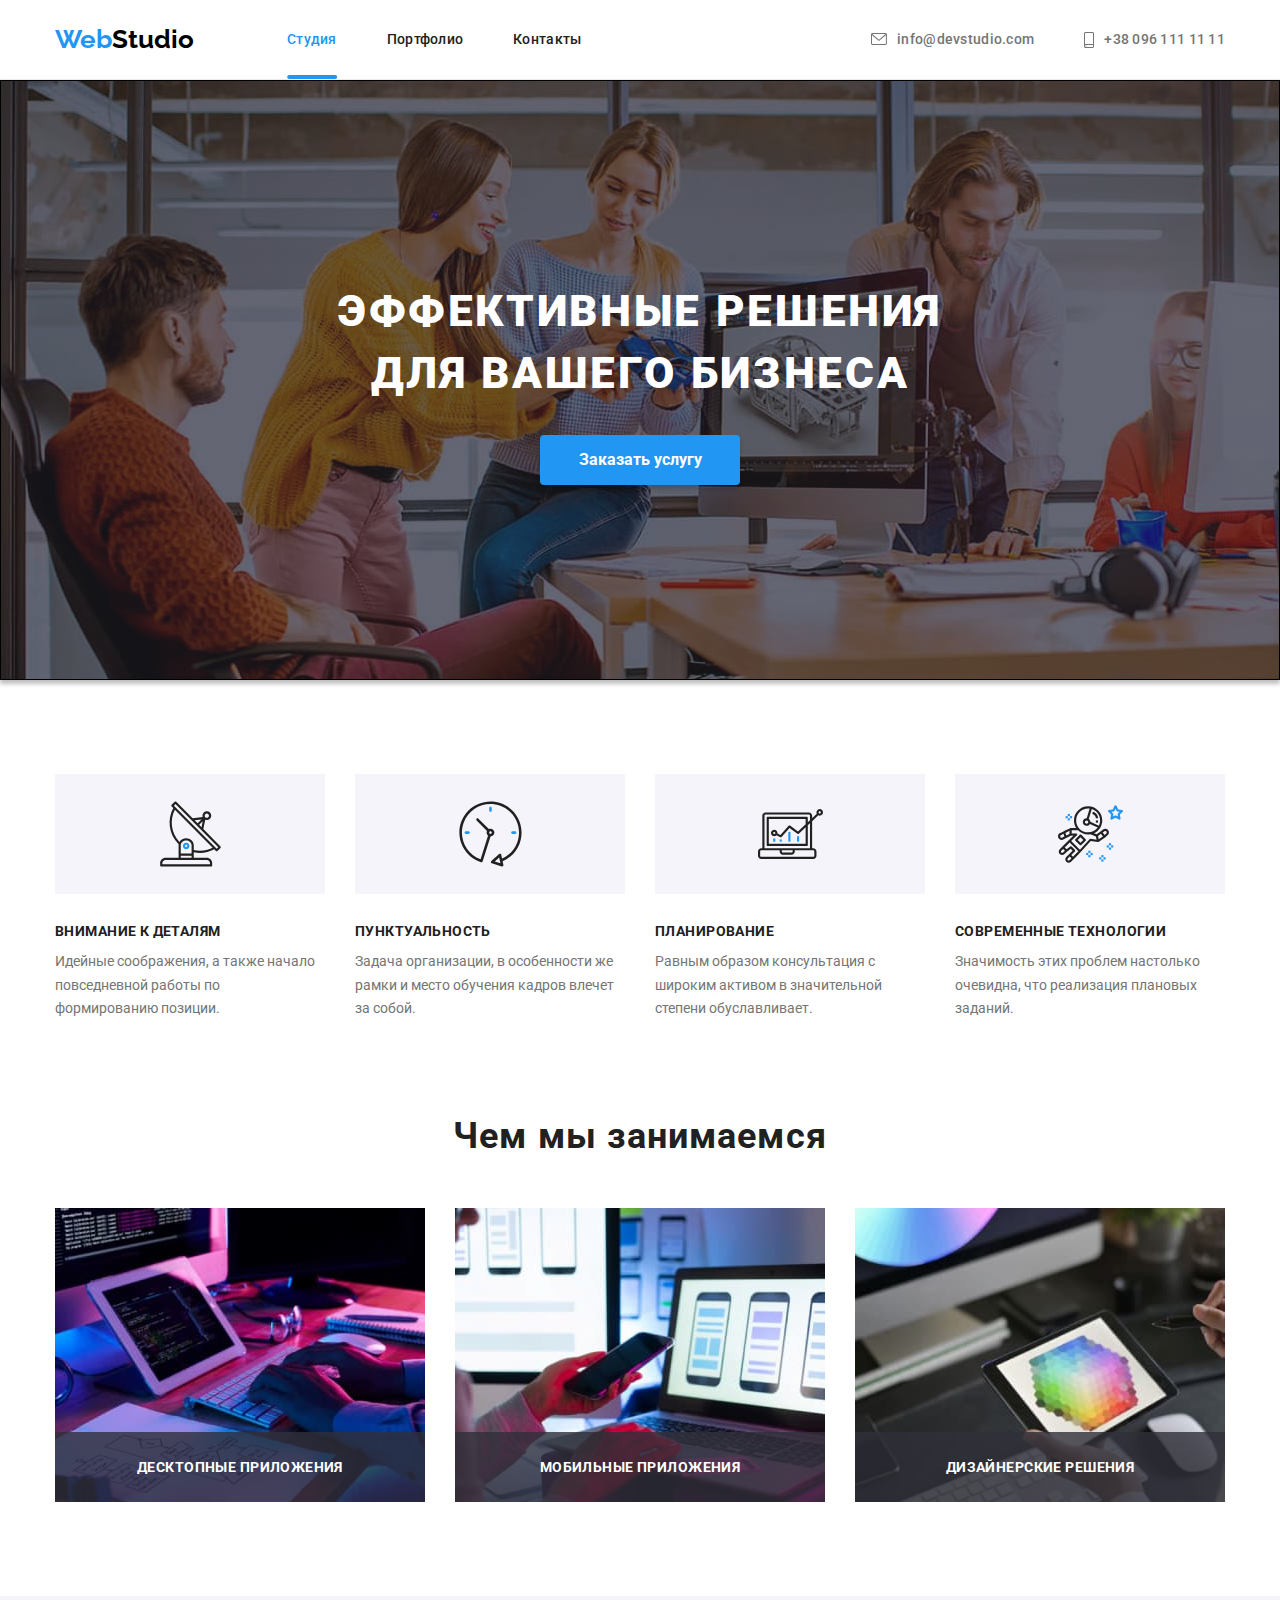
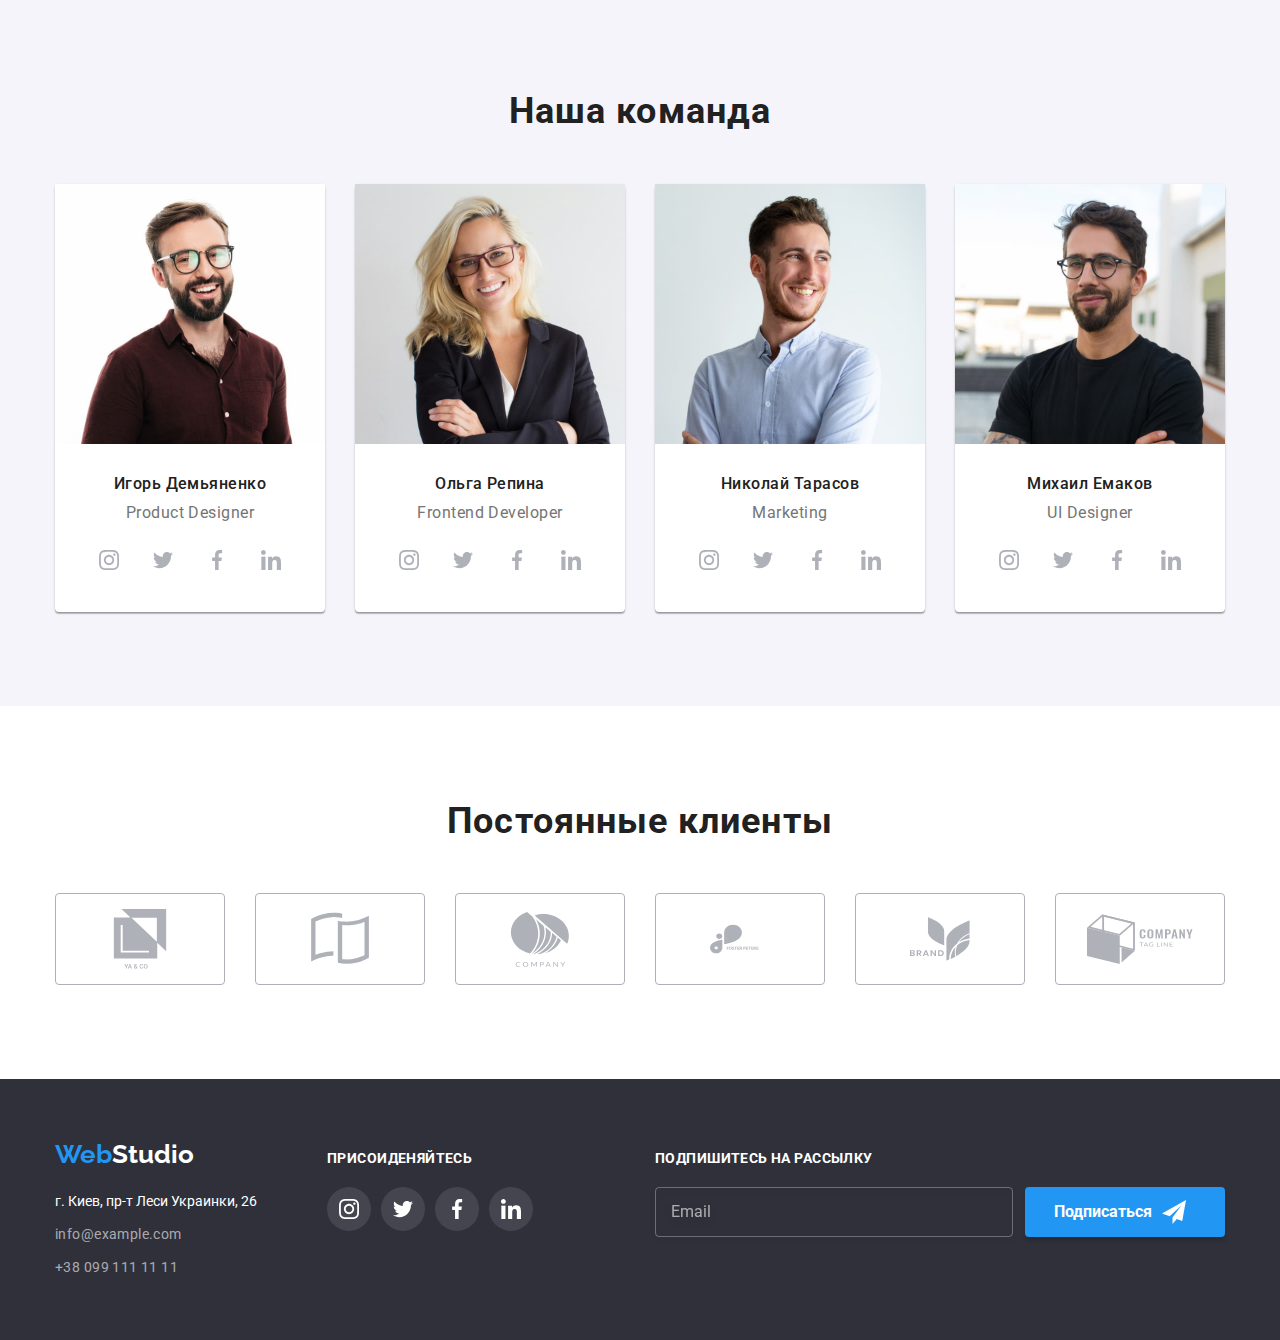
<file: index.html>
<!DOCTYPE html>
<html lang="ru">
  <head>
    <meta charset="UTF-8">
    <meta http-equiv="X-UA-Compatible" content="IE=edge">
    <meta name="viewport" content="width=device-width, initial-scale=1.0">
    <link rel="preconnect" href="https://fonts.gstatic.com">
    <link href="https://fonts.googleapis.com/css2?family=Raleway:wght@700&family=Roboto:wght@400;500;700;900&display=swap"
      rel="stylesheet">
    <link rel="stylesheet" href="https://cdnjs.cloudflare.com/ajax/libs/modern-normalize/1.0.0/modern-normalize.min.css">
    <link rel="stylesheet" href="css/styles.css">
    <title>Web Studio</title>
  </head>
  <body>
    <header class="page-header">
      <div class="container header">
        <a href="index.html" class="logo-main logo">Web<span class="logo-black logo">Studio</span></a>
        <nav>
          <ul class="nav-list list">
            <li class="item"><a href="index.html" class="link active pseudo">Студия</a></li>
            <li class="item"><a href="portfolio.html" class="link">Портфолио</a></li>
            <li class="item"><a href="" class="link">Контакты</a></li>
          </ul>
        </nav>
        <ul class="list contact-list">
          <li><a class="mail list" href="mailto:info@devstudio.com">
            <svg class="mail-icon">
              <use href="img/icons.svg#icon-mail"></use></svg>info@devstudio.com</a></li>
          <li><a class="phone list" href="tel:+380961111111">
            <svg class="phone-icon">
              <use href="img/icons.svg#icon-phone"></use></svg>+38 096 111 11 11</a></li>
        </ul>
      </div>
    </header>
    <main>
      <section class="hero-page">
          <h1 class="hero-header">ЭФФЕКТИВНЫЕ РЕШЕНИЯ <br> ДЛЯ ВАШЕГО БИЗНЕСА</h1>
          <button data-modal-open type="button" class="hero-page-button">Заказать услугу</button>
      </section>
      <section class="description descr-section">
        <div class="container">
          <ul class="icons-list list">
            <li class="icons-list-item">
              <div class="icons-bg">
                <svg class="icon">
                  <use href="img/icons.svg#icon-antenna"></use>
                </svg>
              </div>
            </li>
            <li class="icons-list-item">
              <div class="icons-bg">
                <svg class="icon">
                  <use href="img/icons.svg#icon-clock"></use>
                </svg>
              </div>
            </li>
            <li class="icons-list-item">
              <div class="icons-bg">
                <svg class="icon">
                  <use href="img/icons.svg#icon-diagram"></use>
                </svg>
              </div>
            </li>
            <li class="icons-list-item">
              <div class="icons-bg">
                <svg class="icon">
                  <use href="img/icons.svg#icon-astronaut"></use>
                </svg>
              </div>
            </li>
          </ul>
          <ul class="list">
            <li class="descr-item">
              <h3 class="description-list">ВНИМАНИЕ К ДЕТАЛЯМ</h3>
              <p>Идейные соображения, а также начало повседневной работы по формированию позиции.</p>
            </li>
            <li class="descr-item">
              <h3 class="description-list">ПУНКТУАЛЬНОСТЬ</h3>
              <p>Задача организации, в особенности же рамки и место обучения кадров влечет за собой.</p>
            </li>
            <li class="descr-item">
              <h3 class="description-list">ПЛАНИРОВАНИЕ</h3>
              <p>Равным образом консультация с широким активом в значительной степени обуславливает.</p>
            </li>
            <li class="descr-item">
              <h3 class="description-list">СОВРЕМЕННЫЕ ТЕХНОЛОГИИ</h3>
              <p>Значимость этих проблем настолько очевидна, что реализация плановых заданий.</p>
            </li>
          </ul>
        </div>
      </section>
      <section class="task section">
        <div class="container">
          <h2 class="section-header">Чем мы занимаемся</h2>
          <ul class="list">
            <li>
              <div class="thumb">
                <img src="img/task/task1.jpg" alt="task1" width="370">
                <div class="text-thumb">
                  <p class="task-overlay-text">десктопные приложения</p>
                </div>
              </div>
            </li>
            <li>
              <div class="thumb">
                <img src="img/task/task2.jpg" alt="task2" width="370">
                <div class="text-thumb">
                  <p class="task-overlay-text">мобильные приложения</p>
                </div>
              </div>
            </li>
            <li>
              <div class="thumb">
                <img src="img/task/task3.jpg" alt="task3" width="370">
                <div class="text-thumb">
                  <p class="task-overlay-text">дизайнерские решения</p>
                </div>
              </div>
            </li>
          </ul>
        </div>
      </section>
      <section class="team section">
        <div class="container">
          <h2 class="section-header">Наша команда</h2>
          <ul class="list">
            <li class="team-list">
              <img src="img/members/member1.jpg" alt="member1" width="270">
              <div class="member">
                <h3 class="team-member">Игорь Демьяненко</h3>
                <p class="description">Product Designer</p>
                <ul class="sotial-icons-list list">
                  <li class="sotial-icons">
                    <a class="sotial-link" href="#">
                      <svg class="sl-icon">
                        <use href="img/icons.svg#icon-instagramm"></use>
                      </svg>
                    </a>
                  </li>
                  <li class="sotial-icons">
                    <a class="sotial-link" href="#">
                      <svg class="sl-icon">
                        <use href="img/icons.svg#icon-twitter"></use>
                      </svg>
                    </a>
                  </li>
                  <li class="sotial-icons">
                    <a class="sotial-link" href="#">
                      <svg class="sl-icon">
                        <use href="img/icons.svg#icon-facebook"></use>
                      </svg>
                    </a>
                  </li>
                  <li class="sotial-icons">
                    <a class="sotial-link" href="#">
                      <svg class="sl-icon">
                        <use href="img/icons.svg#icon-linkedin"></use>
                      </svg>
                    </a>
                  </li>
                </ul>
              </div>
            </li>
            <li class="team-list">
              <img src="img/members/member2.jpg" alt="member2" width="270">
              <div class="member">
                <h3 class="team-member">Ольга Репина</h3>
                <p class="description">Frontend Developer</p>
                <ul class="sotial-icons-list list">
                  <li class="sotial-icons">
                    <a class="sotial-link" href="#">
                      <svg class="sl-icon">
                        <use href="img/icons.svg#icon-instagramm"></use>
                      </svg>
                    </a>
                  </li>
                  <li class="sotial-icons">
                    <a class="sotial-link" href="#">
                      <svg class="sl-icon">
                        <use href="img/icons.svg#icon-twitter"></use>
                      </svg>
                    </a>
                  </li>
                  <li class="sotial-icons">
                    <a class="sotial-link" href="#">
                      <svg class="sl-icon">
                        <use href="img/icons.svg#icon-facebook"></use>
                      </svg>
                    </a>
                  </li>
                  <li class="sotial-icons">
                    <a class="sotial-link" href="#">
                      <svg class="sl-icon">
                        <use href="img/icons.svg#icon-linkedin"></use>
                      </svg>
                    </a>
                  </li>
                </ul>
              </div>
            </li>
            <li class="team-list">
              <img src="img/members/member3.jpg" alt="member3" width="270">
              <div class="member">
                <h3 class="team-member">Николай Тарасов</h3>
                <p class="description">Marketing</p>
                <ul class="sotial-icons-list list">
                  <li class="sotial-icons">
                    <a class="sotial-link" href="#">
                      <svg class="sl-icon">
                        <use href="img/icons.svg#icon-instagramm"></use>
                      </svg>
                    </a>
                  </li>
                  <li class="sotial-icons">
                    <a class="sotial-link" href="#">
                      <svg class="sl-icon">
                        <use href="img/icons.svg#icon-twitter"></use>
                      </svg>
                    </a>
                  </li>
                  <li class="sotial-icons">
                    <a class="sotial-link" href="#">
                      <svg class="sl-icon">
                        <use href="img/icons.svg#icon-facebook"></use>
                      </svg>
                    </a>
                  </li>
                  <li class="sotial-icons">
                    <a class="sotial-link" href="#">
                      <svg class="sl-icon">
                        <use href="img/icons.svg#icon-linkedin"></use>
                      </svg>
                    </a>
                  </li>
                </ul>
              </div>
            </li>
            <li class="team-list">
              <img src="img/members/member4.jpg" alt="member4" width="270">
              <div class="member">
                <h3 class="team-member">Михаил Емаков</h3>
                <p class="description">UI Designer</p>
                <ul class="sotial-icons-list list">
                  <li class="sotial-icons">
                    <a class="sotial-link" href="#">
                      <svg class="sl-icon">
                        <use href="img/icons.svg#icon-instagramm"></use>
                      </svg>
                    </a>
                  </li>
                  <li class="sotial-icons">
                    <a class="sotial-link" href="#">
                      <svg class="sl-icon">
                        <use href="img/icons.svg#icon-twitter"></use>
                      </svg>
                    </a>
                  </li>
                  <li class="sotial-icons">
                    <a class="sotial-link" href="#">
                      <svg class="sl-icon">
                        <use href="img/icons.svg#icon-facebook"></use>
                      </svg>
                    </a>
                  </li>
                  <li class="sotial-icons">
                    <a class="sotial-link" href="#">
                      <svg class="sl-icon">
                        <use href="img/icons.svg#icon-linkedin"></use>
                      </svg>
                    </a>
                  </li>
                </ul>
              </div>
            </li>
          </ul>
        </div>
        </section>
        <section class="clients section">
          <div class="container">
            <h2 class="section-header">Постоянные клиенты</h2>
            <ul class="list client-list">
              <li>
                <a href="#" class="client-border">
                  <svg class="client-icon">
                    <use href="img/icons.svg#icon-companyone"></use>
                  </svg>
                </a>
              </li>
              <li>
                <a href="#" class="client-border">
                  <svg class="client-icon">
                    <use href="img/icons.svg#icon-companytwo"></use>
                  </svg>
                </a>
              </li>
              <li>
                <a href="#" class="client-border">
                  <svg class="client-icon">
                    <use href="img/icons.svg#icon-companythree"></use>
                  </svg>
                </a>
              </li>
              <li>
                <a href="#" class="client-border">
                  <svg class="client-icon">
                    <use href="img/icons.svg#icon-companyfour"></use>
                  </svg>
                </a>
              </li>
              <li>
                <a href="#" class="client-border">
                  <svg class="client-icon">
                    <use href="img/icons.svg#icon-companyfive"></use>
                  </svg>
                </a>
              </li>
              <li>
                <a href="#" class="client-border">
                  <svg class="client-icon">
                    <use href="img/icons.svg#icon-companysix"></use>
                  </svg>
                </a>
              </li>
            </ul>

          </div>
        </section>
      </main>
    <footer class="footer">
      <div class="container">
          <div class="adress-wrapper">
          <a href="index.html" class="logo-main logo logo-footer">Web<span class="logo-white logo">Studio</span></a>
          <address class="adress">г. Киев, пр-т Леси Украинки, 26</address>
          <ul class="contact-list list ">
            <li class="footer-list"><a href="mailto:info@example.com" class="list footer-list-item">info@example.com</a></li>
            <li class="footer-list"><a href="tel:+380991111111" class="list footer-list-item">+38 099 111 11 11</a></li>
          </ul>
          </div>
          <div class="footer-icons">
            <p class="join-us">ПРИСОИДЕНЯЙТЕСЬ</p>
            <ul class="list footer-icons-list">
              <li class="icons-list-item">
                <a class="footer-sotial-link" href="#">
                  <svg class="footer-icons-list-item">
                    <use href="img/icons.svg#icon-instagramm"></use>
                  </svg>
                </a>
              </li>
              <li class="icons-list-item">
                <a class="footer-sotial-link" href="#">
                  <svg class="footer-icons-list-item">
                    <use href="img/icons.svg#icon-twitter"></use>
                  </svg>
                </a>
              </li>
              <li class="icons-list-item">
                <a class="footer-sotial-link" href="#">
                  <svg class="footer-icons-list-item">
                    <use href="img/icons.svg#icon-facebook"></use>
                  </svg>
                </a>
              </li>
              <li class="icons-list-item">
                <a class="footer-sotial-link" href="#">
                  <svg class="footer-icons-list-item">
                    <use href="img/icons.svg#icon-linkedin"></use>
                  </svg>
                </a>
              </li>
            </ul>
          </div>
          <div class="footer-globalform">
            <p class="footer-form-text">Подпишитесь на рассылку</p>
            <div class="footer-form-wrapper">
              <form action="#" class="footer-form">
                <input type="email" name="email" placeholder="Email">
              </form>
              <button type="submit" class="footer-form-button">Подписаться
                <svg class="footer-icon">
                  <use href="img/icons.svg#icon-footer-form"></use>
                </svg>
              </button>
            </div>
          </div>
      </div>
    </footer>
    <div class="backdrop is-hidden" data-modal>
      <div class="modal">
        <button data-modal-close type="button" class="modal-button">
          <svg class="icon-button">
            <use href="img/icons.svg#icon-button"></use>
          </svg>
        </button>
        <p class="form-text">Оставьте свои данные, мы вам перезвоним</p>
       <form class="form">
          <div class="form-field">
            <label for="name">Имя</label>
            <div class="form-thumb">
              <input type="text" name="user-name" id="name">
              <svg class="icon-form">
                <use href="img/icons.svg#icon-form-name"></use>
              </svg>
            </div>
          </div>
          <div class="form-field">
            <label for="tel">Телефон</label>
            <div class="form-thumb">
              <input type="tel" name="tel" id="tel">
              <svg class="icon-form">
                <use href="img/icons.svg#icon-form-phone"></use>
              </svg>
            </div>
          </div>
          <div class="form-field">
            <label for="mail">Почта</label>
            <div class="form-thumb">
              <input type="email" name="mail" id="mail">
              <svg class="icon-form">
                <use href="img/icons.svg#icon-form-mail"></use>
              </svg>
            </div>
          </div>
          <div class="form-field">
              <label for="comment">Комментарий</label>
              <textarea 
              name="comment" 
              id="comment" 
              placeholder="Введите текст"></textarea>
          </div>

          <div class="form-policy">
            <label class="form-label">
              <input type="checkbox" name="policy">
              <a href="#"> Условия договора</a> Соглашаюсь с рассылкой и принимаю 
              <svg class="icon-checkbox">
                <use href="img/icons.svg#icon-checkbox"></use>
                <use href="img/icons.svg#icon-checkbox-check"></use>
              </svg>
            </label>
          </div>
       </form>
      <div class="button-thumb">
        <button type="button">Отправить</button>
      </div>
      </div>
    </div>
  <script src="./js/modal.js"></script>
  </body>
</html>
</file>
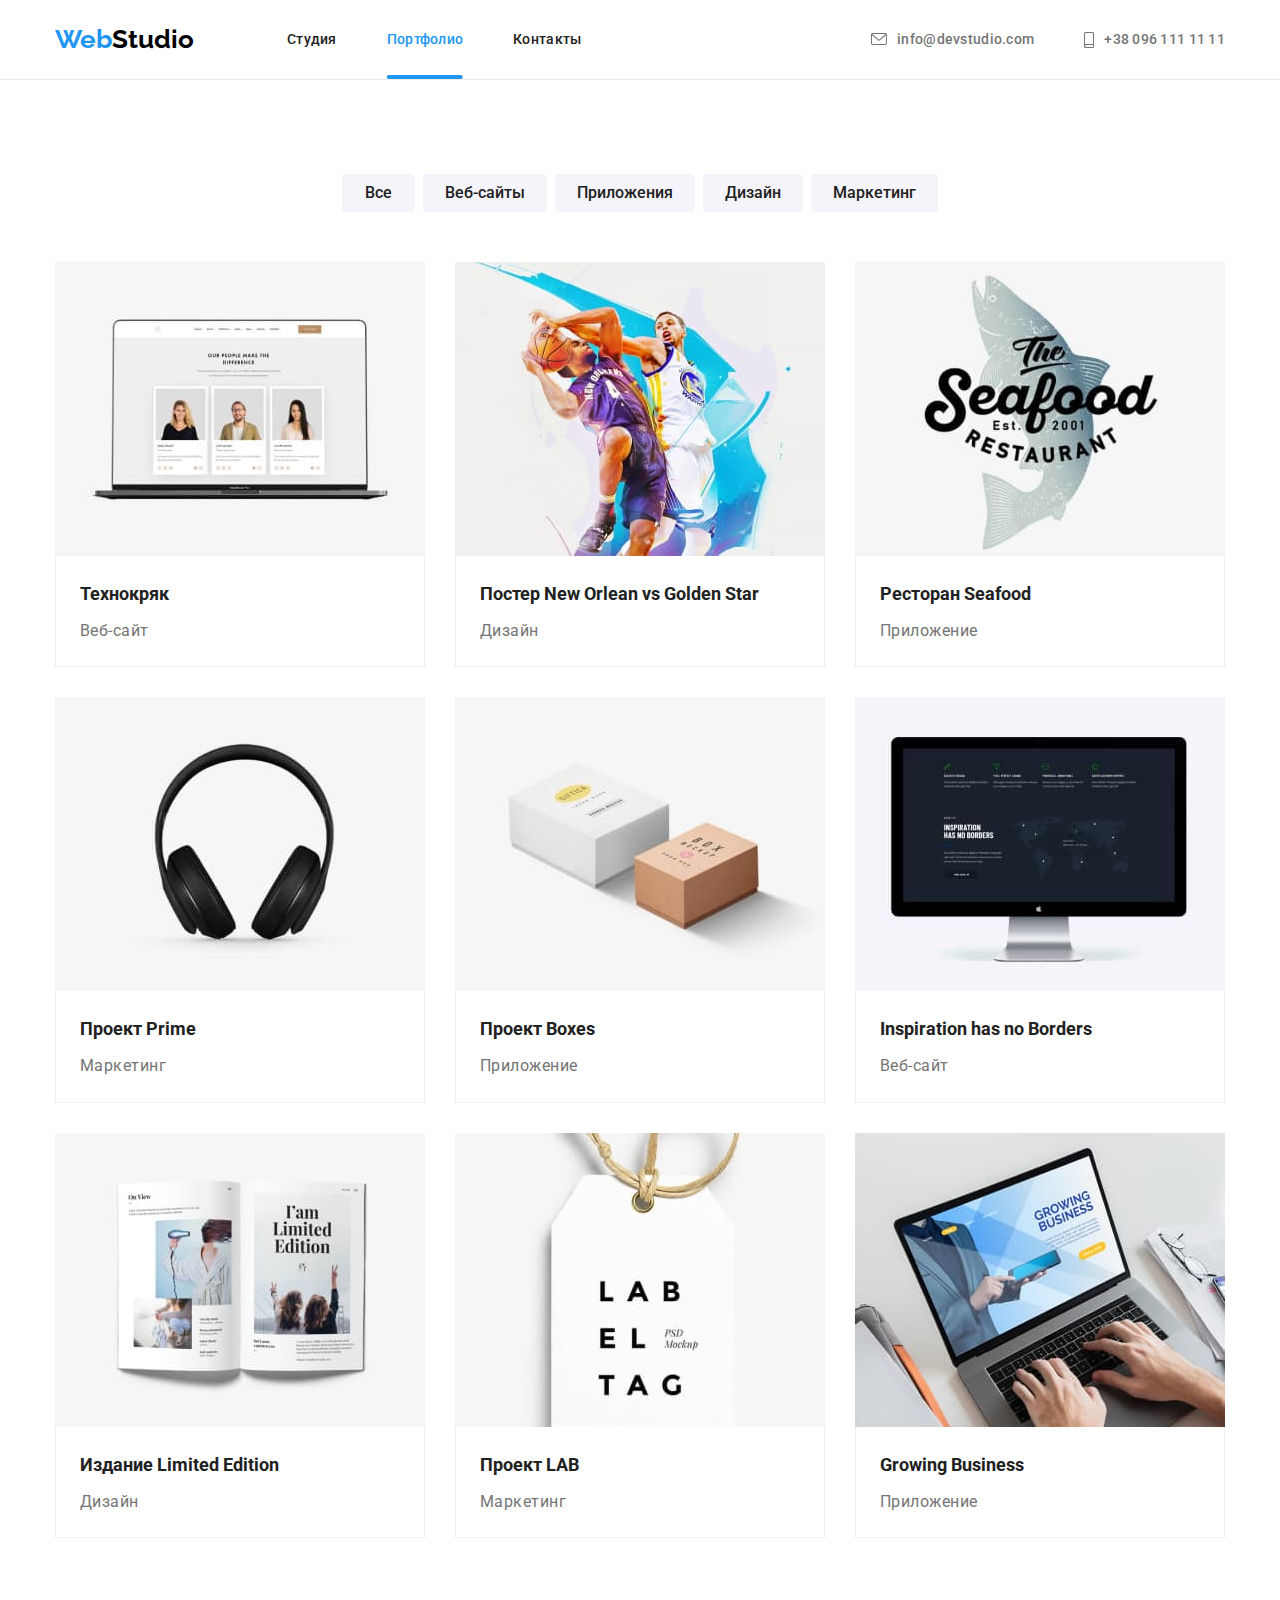
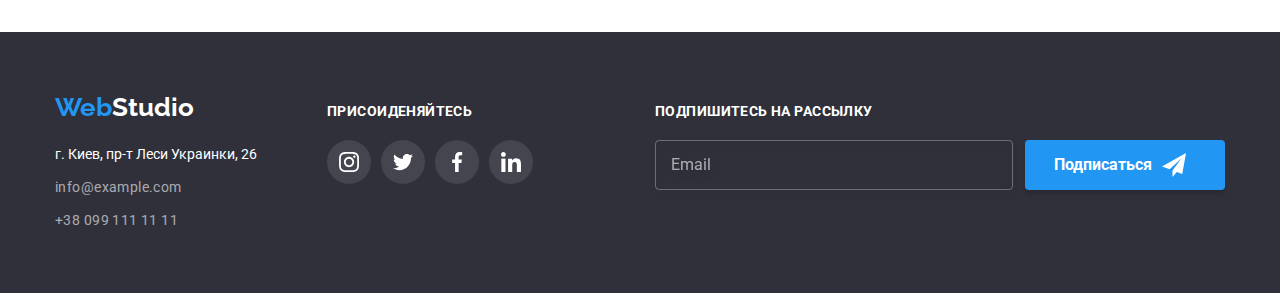
<file: portfolio.html>
<!DOCTYPE html>
<html lang="ru">
  <head>
    <meta charset="UTF-8">
    <meta http-equiv="X-UA-Compatible" content="IE=edge">
    <meta name="viewport" content="width=device-width, initial-scale=1.0">
    <link rel="preconnect" href="https://fonts.gstatic.com">
    <link href="https://fonts.googleapis.com/css2?family=Raleway:wght@700&family=Roboto:wght@400;500;700;900&display=swap"
      rel="stylesheet">
    <link rel="stylesheet" href="https://cdnjs.cloudflare.com/ajax/libs/modern-normalize/1.0.0/modern-normalize.min.css">
    <link rel="stylesheet" href="css/styles.css">
    <title>Portfolio</title>
  </head>
  <body>
    <header class="page-header">
      <div class="container header">
        <a href="index.html" class="logo-main logo">Web<span class="logo-black logo">Studio</span></a>
        <nav>
          <ul class="nav-list list">
            <li class="item"><a href="index.html" class="link">Студия</a></li>
            <li class="item"><a href="portfolio.html" class="link active pseudo">Портфолио</a></li>
            <li class="item"><a href="" class="link">Контакты</a></li>
          </ul>
        </nav>
        <ul class="list contact-list">
          <li><a class="mail list" href="mailto:info@devstudio.com">
              <svg class="mail-icon">
                <use href="img/icons.svg#icon-mail"></use>
              </svg>info@devstudio.com</a></li>
          <li><a class="phone list" href="tel:+380961111111">
              <svg class="phone-icon">
                <use href="img/icons.svg#icon-phone"></use>
              </svg>+38 096 111 11 11</a></li>
        </ul>
      </div>
    </header>
      <main>
        <section class="section">
          <div class="container">
            <ul class="list button-list">
              <li><button type="button" class="button">Все</button></li>
              <li><button type="button" class="button">Веб-сайты</button></li>
              <li><button type="button" class="button">Приложения</button></li>
              <li><button type="button" class="button">Дизайн</button></li>
              <li><button type="button" class="button">Маркетинг</button></li>
            </ul>
           <ul class="list portfolio">
             <li>
              <a href="#" class="thumb-link">
                <div class="thumb">
                  <img class="image" src="img/portfolio/img1.jpg" alt="img1">
                  <p class="overlay-text">
                    Технокряк это современная площадка распространения коронавируса. Компании используют эту платформу для цифрового
                    шпионажа и атак на защищённые сервера конкурентов.
                  </p>
                </div>
                <div class="border">
                  <h3 class="list-item">Технокряк</h3>
                  <p class="item-filter">Веб-сайт</p>
                </div>
              </a>
            </li>
            <li>
              <a href="#">
                <img class="image" src="img/portfolio/img2.jpg" alt="img2">
                <div class="border">
                  <h3 class="list-item">Постер New Orlean vs Golden Star</h3>
                  <p class="item-filter">Дизайн</p>
                </div>
              </a>
            </li>
            <li>
              <a href="#">
                <img class="image" src="img/portfolio/img3.jpg" alt="img3">
                <div class="border">
                  <h3 class="list-item">Ресторан Seafood</h3>
                  <p class="item-filter">Приложение</p>
                </div>
              </a>
            </li>
            <li>
              <a href="#">
                <img class="image" src="img/portfolio/img4.jpg" alt="img4">
                <div class="border">
                  <h3 class="list-item">Проект Prime</h3>
                  <p class="item-filter">Маркетинг</p>
                </div>
              </a>
            </li>
            <li>
              <a href="#">
                <img class="image" src="img/portfolio/img5.jpg" alt="img5">
                <div class="border">
                  <h3 class="list-item">Проект Boxes</h3>
                  <p class="item-filter">Приложение</p>
                </div>
              </a>
            </li>
            <li>
              <a href="#">
                <img class="image" src="img/portfolio/img6.jpg" alt="img6">
                <div class="border">
                  <h3 class="list-item">Inspiration has no Borders</h3>
                  <p class="item-filter">Веб-сайт</p>
                </div>
              </a>
            </li>
            <li>
              <a href="#">
                <img class="image" src="img/portfolio/img7.jpg" alt="img7">
                <div class="border">
                  <h3 class="list-item">Издание Limited Edition</h3>
                  <p class="item-filter">Дизайн</p>
                </div>
              </a>
            </li>
            <li>
              <a href="#">
                <img class="image" src="img/portfolio/img8.jpg" alt="img8">
                <div class="border">
                  <h3 class="list-item">Проект LAB</h3>
                  <p class="item-filter">Маркетинг</p>
                </div>
              </a>
             </li>
              <li>
                <a href="#">
                  <img class="image" src="img/portfolio/img9.jpg" alt="img9">
                  <div class="border">
                    <h3 class="list-item">Growing Business</h3>
                    <p class="item-filter">Приложение</p>
                  </div>
                </a>
             </li>
            </ul>
          </div>
        </section>
      </main>
    <footer class="footer">
      <div class="container">
        <div class="adress-wrapper">
          <a href="index.html" class="logo-main logo logo-footer">Web<span class="logo-white logo">Studio</span></a>
          <address class="adress">г. Киев, пр-т Леси Украинки, 26</address>
          <ul class="contact-list list ">
            <li class="footer-list"><a href="mailto:info@example.com" class="list footer-list-item">info@example.com</a>
            </li>
            <li class="footer-list"><a href="tel:+380991111111" class="list footer-list-item">+38 099 111 11 11</a></li>
          </ul>
        </div>
        <div class="footer-icons">
          <p class="join-us">ПРИСОИДЕНЯЙТЕСЬ</p>
          <ul class="list footer-icons-list">
            <li class="icons-list-item">
              <a class="footer-sotial-link" href="#">
                <svg class="footer-icons-list-item">
                  <use href="img/icons.svg#icon-instagramm"></use>
                </svg>
              </a>
            </li>
            <li class="icons-list-item">
              <a class="footer-sotial-link" href="#">
                <svg class="footer-icons-list-item">
                  <use href="img/icons.svg#icon-twitter"></use>
                </svg>
              </a>
            </li>
            <li class="icons-list-item">
              <a class="footer-sotial-link" href="#">
                <svg class="footer-icons-list-item">
                  <use href="img/icons.svg#icon-facebook"></use>
                </svg>
              </a>
            </li>
            <li class="icons-list-item">
              <a class="footer-sotial-link" href="#">
                <svg class="footer-icons-list-item">
                  <use href="img/icons.svg#icon-linkedin"></use>
                </svg>
              </a>
            </li>
          </ul>
        </div>
        <div class="footer-globalform">
          <p class="footer-form-text">Подпишитесь на рассылку</p>
          <div class="footer-form-wrapper">
            <form action="#" class="footer-form">
              <input type="email" name="email" placeholder="Email">
            </form>
            <button type="submit" class="footer-form-button">Подписаться
              <svg class="footer-icon">
                <use href="img/icons.svg#icon-footer-form"></use>
              </svg>
            </button>
          </div>
        </div>
      </div>
    </footer>

  </body>
</html>
</file>
<file: css/styles.css>
:root {
  --main-page-background: #ffffff;
  --section-background: #2f303a;
  --secondary-background-color: #f5f4fa;
  --button-background-passive: #f5f4fa;
  --text-color-main: #212121;
  --accent-color: #2196f3;
  --link-text-color-passive: #212121;
  --button-text-color-hover: #ffffff;
  --text-color-second: #757575;
  --text-color-third: #fff;
  --logo-color-main: #2196f3;
  --logo-color-second: #000000;
  --contact-color-footer: rgba(255, 255, 255, 0.6);
  --icon-bg-color: #f5f4fa;
  --sotial-link-bg-footer: rgba(255, 255, 255, 0.1);
  --gradient: rgba(47, 48, 58, 0.4);
  --bg-hover-color: rgba(33, 150, 243, 0.9);
  --task-bg-overlay: rgba(47, 48, 58, 0.8);
  --modal-bgc: rgba(0, 0, 0, 0.2);
  --timefunction: cubic-bezier(0.4, 0, 0.2, 1);
}

body {
  background-color: var(--main-page-background);
  font-family: Roboto, sans-serif;
  color: var(--text-color-main);
}

/* CТИЛІ ПОЗИЦІОНУВАННЯ */
h1,
h2,
h3,
h4,
h5,
h6 {
  margin: 0px;
  padding: 0px;
}
p {
  margin: 0px;
  padding: 0px;
}

.outline {
  border: 1px solid tomato;
}
.container {
  margin-left: auto;
  margin-right: auto;
  width: 1200px;
  padding: 0px 15px;
}

.list {
  list-style: none;
  margin: 0px;
  padding: 0px;
}
/* HEADER */

.page-header {
  border-bottom: 1px solid #ececec;
}

.header {
  display: flex;
  align-items: center;
}
.header > a {
  margin-right: 93px;
}
.page-header .contact-list {
  display: flex;
  margin-left: auto;
}

.logo-main {
  color: var(--logo-color-main);
  text-decoration: none;
}
.logo-black {
  color: var(--logo-color-second);
}
.logo {
  font-family: Raleway;
  font-style: normal;
  font-weight: bold;
  font-size: 26px;
  line-height: 1.2;
}

.logo-footer {
  display: inline-block;
}

.nav-list {
  display: flex;
}
.nav-list .item:not(:last-child) {
  margin-right: 50px;
}

.nav-list .link {
  display: block;
  padding-top: 32px;
  padding-bottom: 32px;
  position: relative;

  color: var(--text-color-main);
  text-decoration: none;

  font-style: normal;
  font-weight: 500;
  font-size: 14px;
  line-height: 1.1;
  letter-spacing: 0.02em;

  transition: color 250ms var(--timefunction);
}
.nav-list .active {
  color: var(--accent-color);
  text-decoration: none;
}
.nav-list .link:hover,
.nav-list .link:focus,
.contact-list .list:hover,
.contact-list .list:focus,
.nav-list .active {
  color: var(--accent-color);
}

/* .nav-list .item {
  position: relative;
} */

.page-header .contact-list li + li {
  margin-left: 50px;
}
.contact-list .list {
  color: var(--text-color-second);
  text-decoration: none;

  font-style: normal;
  font-weight: 500;
  font-size: 14px;
  line-height: 1.1;
  letter-spacing: 0.02em;

  transition: color 250ms var(--timefunction);
}

.active {
  color: var(--accent-color);
}

.pseudo::after {
  display: inline-block;
  content: "";
  width: 100%;
  height: 4px;
  border-radius: 2px;
  background: #2196f3;

  position: absolute;
  bottom: 0%;
  right: -50%;
  transform: translateX(-50%);
  opacity: 1;
}

/* MODAL */

.backdrop {
  position: fixed;
  top: 0;
  left: 0;

  width: 100%;
  height: 100%;

  opacity: 1;

  background-color: var(--modal-bgc);
  transition: opacity 250ms var(--timefunction),
    visibility 250ms var(--timefunction);
}

.backdrop.is-hidden {
  opacity: 0;
  pointer-events: none;
  visibility: hidden;
}

.modal {
  position: absolute;
  top: 50%;
  left: 50%;

  transform: translate(-50%, -50%) scale(1);

  width: 528px;
  height: 581px;
  padding: 40px;

  background-color: #fff;

  transition: transform 250ms var(--timefunction);
}

.backdrop.is-hidden .modal {
  transform: translate(-50%, -50%) scale(1.9);
}

.modal-button {
  position: absolute;
  top: 8px;
  right: 8px;
  width: 30px;
  height: 30px;

  display: flex;
  justify-content: center;
  align-items: center;

  cursor: pointer;

  border: 1px solid rgba(0, 0, 0, 0.1);
  border-radius: 50%;
  background-color: #fff;
}
.modal-button:hover .icon-button,
.modal-button:focus .icon-button {
  fill: var(--accent-color);
}

.icon-button {
  width: 11px;
  height: 11px;

  transition: fill 250ms var(--timefunction);
}

/* FORM */

.form-text {
  font-weight: bold;
  font-size: 20px;
  line-height: 1.2;
  text-align: center;
  letter-spacing: 0.03em;
}

.form {
  margin-top: 12px;
}

.form-field {
  margin-bottom: 10px;
  padding: 0;
  display: flex;
  flex-direction: column;
}
.form-thumb {
  position: relative;
  display: flex;
  flex-direction: column;
  width: 100%;

  cursor: pointer;

  transition: fill 250ms var(--timefunction);
}
.icon-form {
  position: absolute;
  left: 15px;
  top: 15px;
  width: 14px;
  height: 14px;
}
.form-field label {
  margin-bottom: 4px;

  font-size: 12px;
  line-height: 1.2;
  color: var(--text-color-second);
}

.form-field input {
  border: 1px solid rgba(33, 33, 33, 0.2);
  border-radius: 4px;
  padding: 12px 42px;
  max-height: 40px;
  cursor: pointer;
  transition: border 250ms var(--timefunction);
}
.form-field .icon-form {
  fill: var(--text-color-main);
  transition: fill 250ms var(--timefunction);
}

.form-thumb input:hover,
.form-field textarea:hover,
.form-thumb input:focus,
.form-field textarea:focus {
  outline: none;
  border-color: var(--accent-color);
}
.form-thumb:hover .icon-form,
.form-thumb input:focus + .icon-form {
  fill: var(--accent-color);
}

.form-field textarea {
  padding: 12px 16px;
  height: 120px;
  border: 1px solid rgba(33, 33, 33, 0.2);
  border-radius: 4px;
  resize: none;
  transition: border 250ms var(--timefunction);
}
.form-field textarea::placeholder {
  font-family: Roboto;
  font-size: 12px;
  line-height: 1.2;
  letter-spacing: 0.01em;

  color: rgba(117, 117, 117, 0.5);
}

.form-policy {
  margin-top: 20px;
  text-align: center;
  font-size: 14px;
  line-height: 1.7;
  letter-spacing: 0.03em;

  color: var(--text-color-second);
}
.form-policy a {
  color: var(--accent-color);
  margin-left: 4px;
}

label input[type="checkbox"] {
  -webkit-appearance: none;
  -moz-appearance: none;
  appearance: none;
  position: absolute;
}
.form-policy .icon-checkbox {
  display: inline-block;
  width: 16px;
  height: 15px;
  margin-right: 7px;
  transition: fill 250ms var(--timefunction),
    background-color 250ms var(--timefunction);
}
/* .form-policy .icon-checkbox {
  display: inline-flex;
  width: 16px;
  height: 15px;
  margin-right: 7px;
  border: 3px solid black;
  border-radius: 4px;
  background-color: #fff;
  background-image: url("../img/icon-check.svg");
  background-repeat: none;
  background-size: contain;
  background-origin: border-box;
  cursor: pointer;
} */

.form-label {
  display: flex;
  flex-direction: row-reverse;
  justify-content: center;
  align-items: center;
}

.form-policy input:checked ~ .icon-checkbox {
  border-radius: 2px;
  fill: var(--accent-color);
  background-color: var(--accent-color);
}

.form-policy input:focus ~ .icon-checkbox,
.form-policy input:active ~ .icon-checkbox {
  fill: var(--accent-color);
}

.button-thumb button {
  padding: 10px 55px;
  margin-top: 30px;
  display: inline-block;
  min-width: 200px;
  box-shadow: 0px 4px 4px rgba(0, 0, 0, 0.15);
  border-radius: 4px;
  border: transparent;
  background-color: var(--logo-color-main);
  color: var(--text-color-third);
  font-weight: bold;
  font-size: 16px;
  line-height: 1.9;
  cursor: pointer;
}
.button-thumb {
  text-align: center;
}

/* MAIN */

.section {
  padding-bottom: 94px;
  padding-top: 94px;
}

.hero-page {
  max-width: 1600px;
  height: 600px;
  margin-left: auto;
  margin-right: auto;
  padding-top: 200px;
  padding-bottom: 200px;

  text-align: center;

  background-image: linear-gradient(to right, var(--gradient), var(--gradient)),
    url("../img/background.jpg");

  border: 1px solid #000000;
  box-shadow: 0px 4px 4px rgba(0, 0, 0, 0.25);
}
.hero-header {
  color: var(--text-color-third);

  font-weight: 900;
  font-size: 44px;
  line-height: 1.4;
  letter-spacing: 0.06em;
}
.hero-page-button {
  padding: 10px 32px;
  margin-top: 30px;
  display: inline-block;
  min-width: 200px;

  box-shadow: 0px 4px 4px rgba(0, 0, 0, 0.15);
  border-radius: 4px;
  border: transparent;

  background-color: var(--logo-color-main);
  color: var(--text-color-third);

  font-family: inherit;
  font-weight: bold;
  font-size: 16px;
  line-height: 1.9;

  cursor: pointer;
}

.descr-section {
  padding-top: 94px;
}
.description {
  color: var(--text-color-second);

  font-size: 14px;
  line-height: 1.7;
}
.description .list {
  display: flex;
}

.descr-item:not(:last-child) {
  margin-right: 30px;
}
.descr-item {
  width: 270px;
  /* width: calc(100%-90px) / 4; */
}

.description .description-list {
  color: var(--text-color-main);

  font-weight: bold;
  font-size: 14px;
  line-height: 1.1;
  letter-spacing: 0.03em;
}
.description p {
  margin-top: 10px;
}
.section-header {
  margin-bottom: 50px;

  font-size: 36px;
  line-height: 1.2;
  text-align: center;
  letter-spacing: 0.03em;
}

/* TASK SECTION */

.task .list {
  display: flex;
}
.task li + li {
  margin-left: 30px;
}
.task img {
  display: block;
}

.task-overlay-text {
  font-weight: bold;
  font-size: 14px;
  line-height: 1.1;
  text-align: center;
  letter-spacing: 0.03em;
  text-transform: uppercase;
  color: #ffffff;
}

.text-thumb {
  position: absolute;
  bottom: 0%;
  width: 100%;
  height: 70px;

  display: flex;
  justify-content: center;
  align-items: center;

  background-color: var(--task-bg-overlay);
}

/* TEAM SECTION */
.team {
  background-color: var(--secondary-background-color);
}
.team .list {
  display: flex;
  text-align: center;
  justify-content: center;
}
.team-list {
  background-color: var(--main-page-background);
  box-shadow: 0px 1px 3px rgba(0, 0, 0, 0.12), 0px 1px 1px rgba(0, 0, 0, 0.14),
    0px 2px 1px rgba(0, 0, 0, 0.2);
  border-radius: 4px;
}
.team-list:not(:last-child) {
  margin-right: 30px;
}

.team-list .description {
  font-size: 16px;
  line-height: 1.2;
  letter-spacing: 0.03em;
}
.team-member {
  margin-bottom: 10px;

  font-weight: 500;
  font-size: 16px;
  line-height: 1.2;
  letter-spacing: 0.03em;
}
.team .member {
  padding-top: 30px;
  padding-bottom: 30px;
}
.team img {
  display: block;
}

/* FOOTER */
.footer {
  background-color: var(--section-background);
  padding-bottom: 60px;
  padding-top: 60px;
}
.footer .container {
  display: flex;
  align-items: baseline;
}
.logo-white {
  color: var(--text-color-third);
}
.adress {
  margin-top: 20px;

  color: var(--text-color-third);
  font-style: normal;
  font-size: 14px;
  line-height: 1.7;
}

.contact-list .footer-list-item {
  color: var(--contact-color-footer);

  font-weight: normal;
  font-size: 14px;
  line-height: 1.7;
  letter-spacing: 0.03em;
}

.footer-list {
  margin-top: 9px;
}

/* PORTFOLIO MAIN */
.button-list {
  display: flex;
  justify-content: center;
  margin-bottom: 50px;
}
.button {
  color: var(--text-color-main);
  background-color: var(--button-background-passive);
  min-width: 73px;
  border: transparent;

  font-family: inherit;
  font-style: normal;
  font-weight: 500;
  font-size: 16px;
  line-height: 1.6;

  border-radius: 4px;
  padding: 6px 22px;

  cursor: pointer;

  transition: background-color 250ms var(--timefunction),
    color 250ms var(--timefunction), box-shadow 250ms var(--timefunction);
}

.button-list > li:not(:last-child) {
  margin-right: 8px;
}
.button:hover,
.button:focus {
  color: var(--button-text-color-hover);
  background-color: var(--accent-color);
  box-shadow: 0px 3px 1px rgba(0, 0, 0, 0.1), 0px 1px 2px rgba(0, 0, 0, 0.08),
    0px 2px 2px rgba(0, 0, 0, 0.12);
}

.portfolio {
  display: flex;
  flex-wrap: wrap;
}

.portfolio li:not(:nth-child(3n)) {
  margin-right: 30px;
}
.portfolio li:not(:nth-last-child(-n + 3)) {
  margin-bottom: 30px;
}
.portfolio li {
  display: block;
  max-width: 100%;
}
.portfolio a {
  display: inline-block;
  text-decoration: none;
  transition: box-shadow 250ms var(--timefunction);
}
.portfolio a:hover,
.portfolio a:focus {
  box-shadow: 0px 1px 1px rgba(0, 0, 0, 0.12), 0px 4px 4px rgba(0, 0, 0, 0.06),
    1px 4px 6px rgba(0, 0, 0, 0.16);
}
.border {
  border: 1px solid #eeeeee;
  border-top: transparent;

  padding: 20px 24px;
}
.portfolio img {
  display: block;
}
.portfolio .border .list-item {
  font-weight: bold;
  font-size: 18px;
  line-height: 2;
  color: var(--text-color-main);
}
.portfolio .border .item-filter {
  color: var(--text-color-second);

  margin-top: 4px;

  font-size: 16px;
  line-height: 1.9;
  letter-spacing: 0.03em;
}
.thumb-link:hover .overlay-text,
.thumb-link:focus .overlay-text {
  transform: translateY(0);
}
.thumb {
  position: relative;
  overflow: hidden;
}
.overlay-text {
  padding: 63px 24px;
  position: absolute;
  top: 0;
  width: 100%;
  height: 100%;

  transform: translateY(100%);
  transition: transform 250ms var(--timefunction);

  background-color: var(--bg-hover-color);

  font-size: 18px;
  line-height: 1.5;
  letter-spacing: 0.03em;
  color: #ffffff;
}
/* ICONS */

.icons-bg {
  display: flex;
  justify-content: center;
  align-items: center;
  width: 270px;
  height: 120px;
  background-color: var(--icon-bg-color);
}
.icon {
  fill: #000000;
  width: 65px;
  height: 70px;
}
.icons-list {
  display: flex;
  margin-bottom: 30px;
}
.icons-list-item:not(:last-child) {
  margin-right: 30px;
}

/* SOTIAL ICONS */
.sotial-icons-list {
  margin-top: 16px;
}
.sotial-icons-list .sl-icon,
.footer .footer-icons-list-item {
  fill: #afb1b8;

  width: 20px;
  height: 20px;

  transition: fill 250ms var(--timefunction);
}

.sotial-icons-list .sotial-link {
  display: flex;
  justify-content: center;
  align-items: center;

  width: 44px;
  height: 44px;

  border-radius: 50%;

  transition: background-color 250ms var(--timefunction);
}
.sotial-link:hover,
.sotial-link:focus {
  background-color: var(--accent-color);
}
.sotial-link:hover > svg,
.sotial-link:focus > svg {
  fill: var(--button-text-color-hover);
}

.sotial-icons-list .sotial-icons:not(:last-child),
.footer-icons-list .icons-list-item:not(:last-child) {
  margin-right: 10px;
}
/* CLIENT SECTION*/
.client-border {
  display: flex;
  justify-content: center;
  align-items: center;
  width: 170px;
  height: 92px;

  fill: #afb1b8;

  border: 1px solid #afb1b8;
  border-radius: 4px;

  transition: fill 250ms var(--timefunction),
    border-color 250ms var(--timefunction);
}

.client-border:hover,
.client-border:focus {
  fill: var(--logo-color-main);
  border-color: var(--logo-color-main);
}
.client-list {
  display: flex;
  justify-content: space-between;
}

.client-icon {
  display: inline-block;
  text-align: center;
  width: 106px;
  height: 60px;
}

/* FOOTER ICONS */

.footer-icons {
  margin-left: 70px;
}
.footer .join-us {
  font-weight: bold;
  font-size: 14px;
  line-height: 1.1;
  letter-spacing: 0.03em;

  margin-bottom: 20px;

  color: var(--text-color-third);
}
.footer-icons-list {
  display: flex;
}

.footer-sotial-link {
  display: flex;
  width: 44px;
  height: 44px;

  justify-content: center;
  align-items: center;

  background-color: var(--sotial-link-bg-footer);
  border-radius: 50%;

  transition: background-color 250ms var(--timefunction);
}
.footer-icons .footer-icons-list-item {
  fill: #fff;
}
.footer-icons .footer-sotial-link:hover,
.footer-icons .footer-sotial-link:focus {
  background-color: var(--accent-color);
}
.footer-globalform {
  margin-left: auto;
}

.footer-form-text {
  margin-bottom: 20px;

  font-weight: bold;
  font-size: 14px;
  line-height: 1.1;
  letter-spacing: 0.03em;
  text-transform: uppercase;

  color: #ffffff;
}
.footer-form-wrapper {
  display: flex;
}

.footer-form input {
  padding: 15px;
  margin-right: 12px;
  width: 358px;

  color: rgba(255, 255, 255, 1);
  border: 1px solid rgba(255, 255, 255, 0.3);
  filter: drop-shadow(0px 4px 4px rgba(0, 0, 0, 0.15));
  border-radius: 4px;
  background-color: inherit;
  transition: border 250ms var(--timefunction);
}

.footer-form input:hover,
.footer-form input:focus {
  outline: none;
  border-color: var(--accent-color);
}

.footer-form input::placeholder {
  font-size: 16px;
  line-height: 1.2;

  color: rgba(255, 255, 255, 0.6);
}

.footer-form-button {
  display: flex;
  align-items: center;

  min-width: 200px;
  padding: 10px 29px;

  font-weight: bold;
  font-size: 16px;
  line-height: 1.9;
  color: #fff;

  background-color: var(--accent-color);
  box-shadow: 0px 4px 4px rgba(0, 0, 0, 0.15);
  border-radius: 4px;
  border: transparent;

  cursor: pointer;
}

.footer-icon {
  width: 24px;
  height: 24px;
  margin-left: 10px;
}

/*HEADER ICONS*/
.page-header .contact-list a {
  display: flex;
  align-items: center;
}

.contact-list .mail-icon {
  fill: var(--text-color-second);
  width: 16px;
  height: 12px;
  margin-right: 10px;

  transition: fill 250ms var(--timefunction);
}
.contact-list .phone-icon {
  fill: var(--text-color-second);
  width: 10px;
  height: 16px;
  margin-right: 10px;

  transition: fill 250ms var(--timefunction);
}

.list:hover > svg,
.list:focus > svg {
  fill: var(--accent-color);
}
</file>
